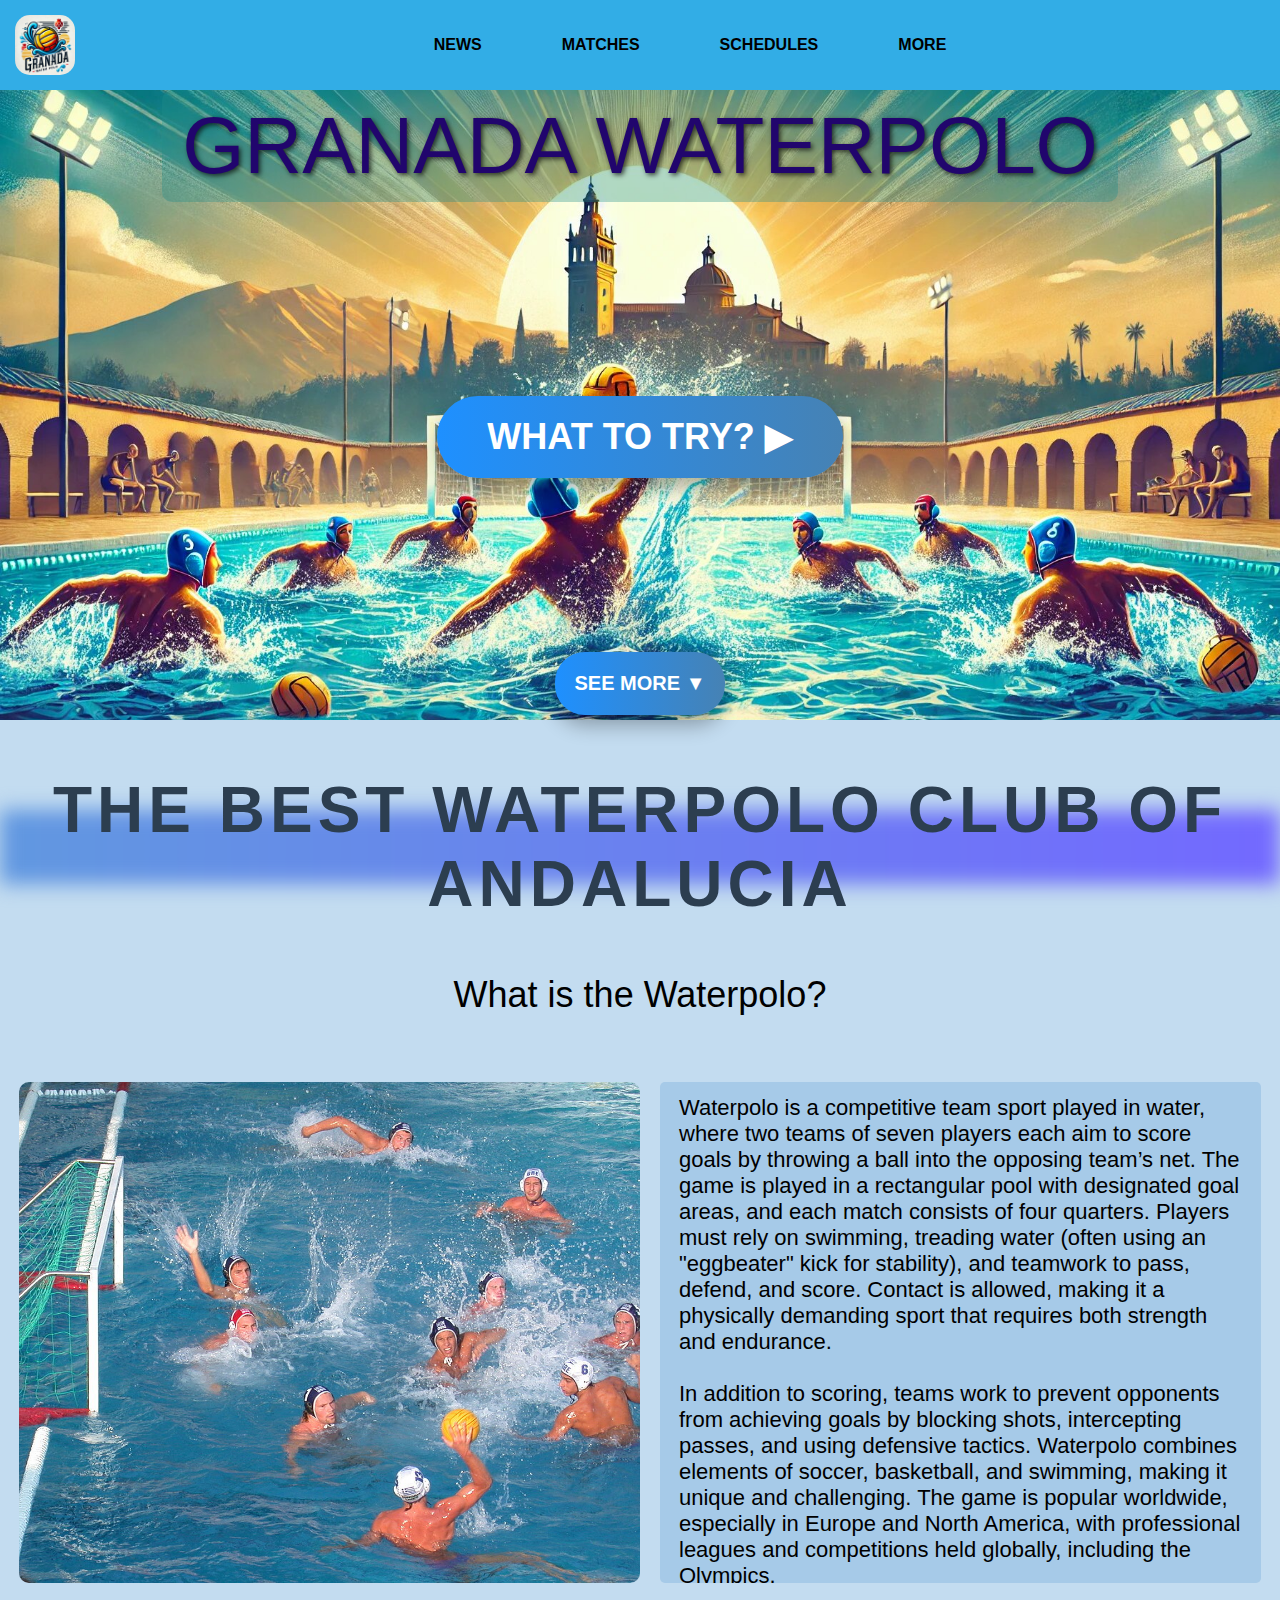
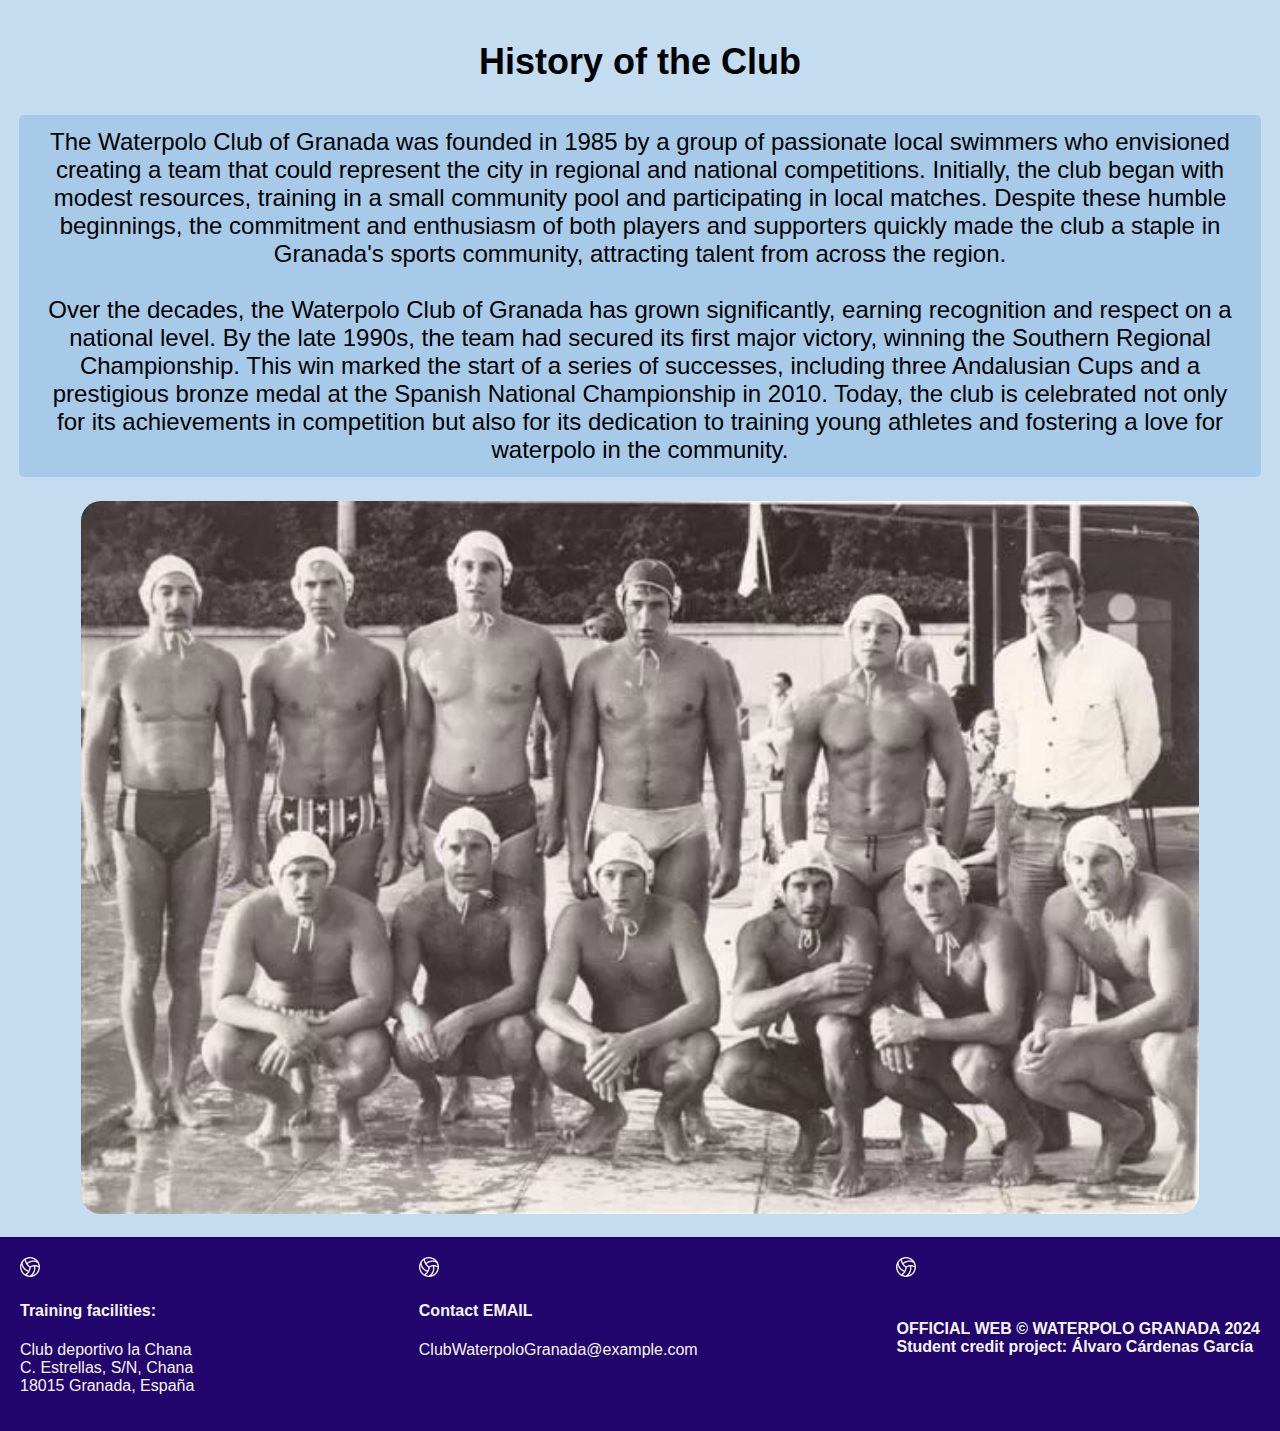
<file: index.html>
<!DOCTYPE html>
<html lang="en">
<head>
  <meta charset="UTF-8">
  <meta name="viewport" content="width=device-width, initial-scale=1.0">
  <title>Waterpolo Granada</title>
  <link rel="icon" href="./LOGO.jpg" type="Logo_header">
  <link rel="stylesheet" href="./project.css">
</head>
<body>
  <a href="#">
    <img src="./LOGO.jpg" alt="logo" class="logo">
  </a>
  <header>
    <div class="frame_top" id="home">
      <nav class="menu">
        <ul class="list-top"> 
          <li><a href="./News.html">NEWS</a></li>
          <li><a href="./Matches.html">MATCHES</a></li>
          <li><a href="./timetable.html">SCHEDULES</a></li>
          <li>
            <a href="#">MORE</a>
            <ul class="dropdown">
                                <li><a href="./Contact.html" target="_blank">Contact</a></li>
                  <li><a href="https://maps.app.goo.gl/pdydi4nukyb5MUkeA" target="_blank">Location</a></li>
                  <li><a href="https://www.instagram.com/cnalhambra/" target="_blank">Instagram</a></li>
                  <li><a href="#History">History of the Club</a></li>
            </ul>
          </li>
        </ul>
      </nav>
    </div>
  </header>

  <div class="banner">
    <img src="./BACKGROUND.jpg" alt="IMG_background">
    <div class="banner-text">GRANADA WATERPOLO</div>
    <button class="button-big" onclick="window.location.href='Contact.html';">What to Try? ▶</button>    <button class="MORE" onclick="location.href='#content'">See more ▼</button>
  </div>

  <div id="content" class="History">
    <h2>The Best Waterpolo Club of Andalucia</h2>
    <h3>What is the Waterpolo?</h3>
    <div class="NEW1">
      <img src="./WhatIs.jpg" alt="What_Is_Waterpolo">
      <div>
        <p>
          Waterpolo is a competitive team sport played in water, where two teams of seven players each aim to score goals by throwing a ball into the opposing team’s net. The game is played in a rectangular pool with designated goal areas, and each match consists of four quarters. Players must rely on swimming, treading water (often using an "eggbeater" kick for stability), and teamwork to pass, defend, and score. Contact is allowed, making it a physically demanding sport that requires both strength and endurance.
          <br><br>
          In addition to scoring, teams work to prevent opponents from achieving goals by blocking shots, intercepting passes, and using defensive tactics. Waterpolo combines elements of soccer, basketball, and swimming, making it unique and challenging. The game is popular worldwide, especially in Europe and North America, with professional leagues and competitions held globally, including the Olympics.
        </p>
      </div>
    </div>

    <div class="NEW2"  id="History">
      <h3>History of the Club</h3>
      
      <div>
        <p>
          The Waterpolo Club of Granada was founded in 1985 by a group of passionate local swimmers who envisioned creating a team that could represent the city in regional and national competitions. Initially, the club began with modest resources, training in a small community pool and participating in local matches. Despite these humble beginnings, the commitment and enthusiasm of both players and supporters quickly made the club a staple in Granada's sports community, attracting talent from across the region.
          <br><br>
          Over the decades, the Waterpolo Club of Granada has grown significantly, earning recognition and respect on a national level. By the late 1990s, the team had secured its first major victory, winning the Southern Regional Championship. This win marked the start of a series of successes, including three Andalusian Cups and a prestigious bronze medal at the Spanish National Championship in 2010. Today, the club is celebrated not only for its achievements in competition but also for its dedication to training young athletes and fostering a love for waterpolo in the community.
        </p>
      </div>
      <img src="./OldPhoto.jpg" alt="What_Is_Waterpolo">
    </div>

    <footer class="footer_notice">
      <div class="footer_column">
        <img src="./Emo_ball.png" alt="emogi_ball">
        <h4>Training facilities:</h4>
        <p>
          Club deportivo la Chana <br>
          C. Estrellas, S/N, Chana <br>
          18015 Granada, España <br>
          </p>
  
        
      </div>
      <div class="footer_column">
        <img src="./Emo_ball.png" alt="emogi_ball">
        <h4>Contact EMAIL</h4>
        <p>ClubWaterpoloGranada@example.com</p>
       
        
      </div>
      <div class="footer_column">
        <img src="./Emo_ball.png" alt="emogi_ball">
        <h4><br> OFFICIAL WEB © WATERPOLO GRANADA 2024 <br> Student credit project: Álvaro Cárdenas García</h4>    
      </div>
  
    </footer>
  </div>
</body>
</html>
</file>
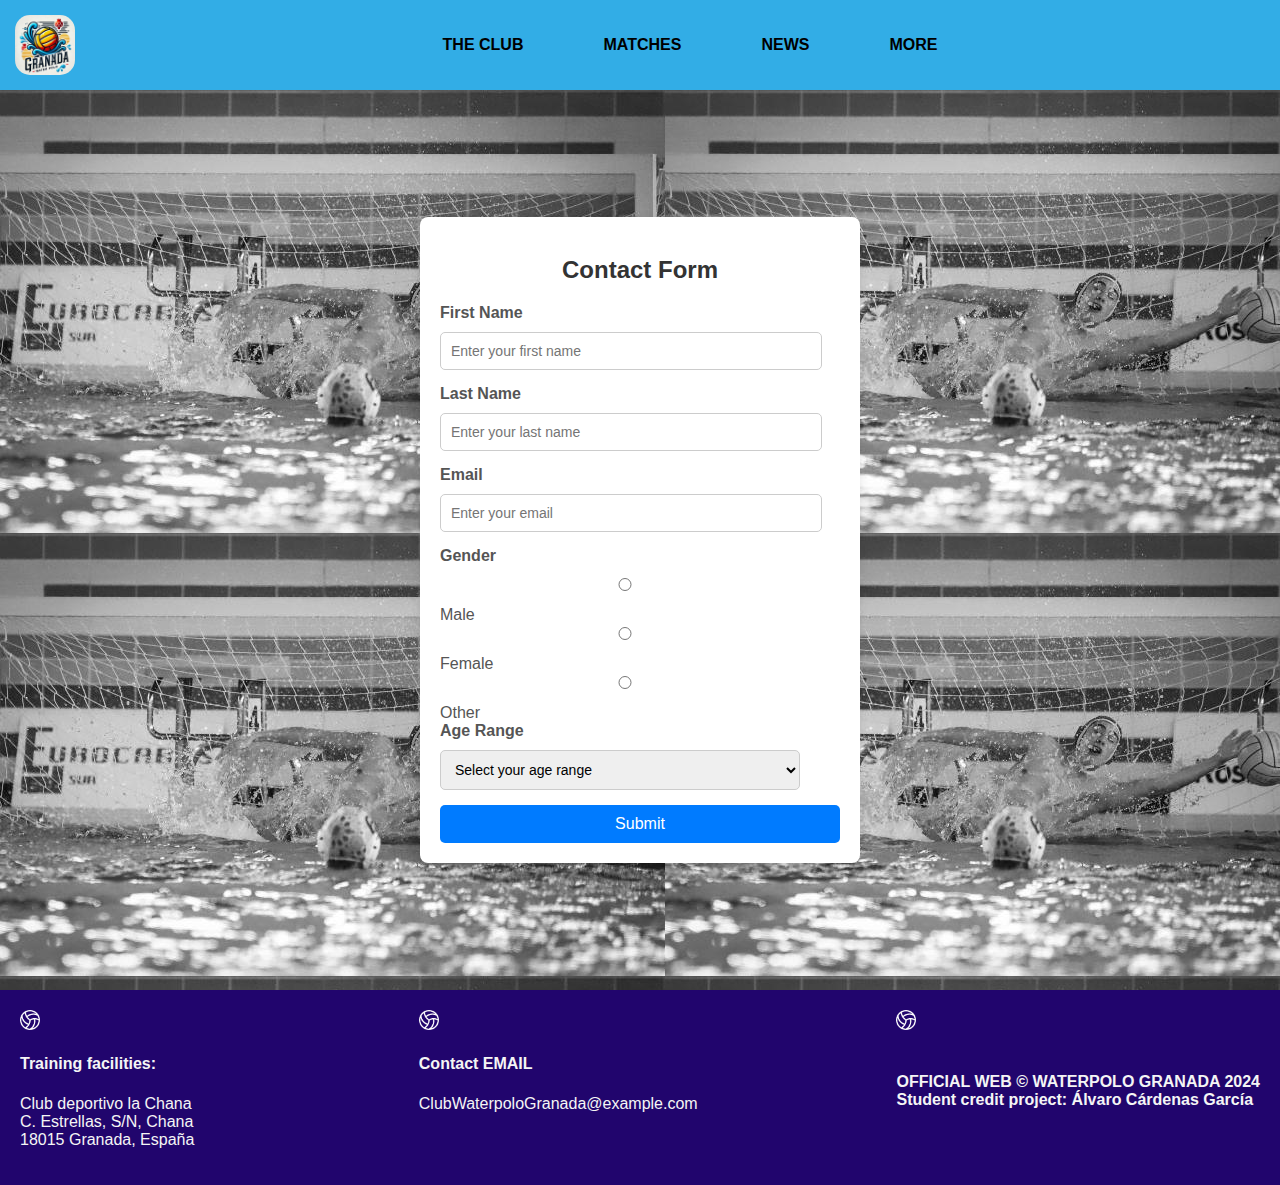
<file: Contact.html>
<!DOCTYPE html>
<html lang="en">
<head> 
  <meta charset="UTF-8">
  <meta name="viewport" content="width=device-width, initial-scale=1.0">
  <title>Granada Waterpolo Contact</title>
  <link rel="icon" href="./LOGO.jpg" type="Logo_header">
  <link rel="stylesheet" href="./project.css">
</head>
<body>
    <a href="#">
        <img src="./LOGO.jpg" alt="logo" class="logo">
    </a>
    <header>
        <div class="frame_top" id="home">
            <nav class="menu">
                <ul class="list-top">
                    <li><a href="./index.html">THE CLUB</a></li>
                    <li><a href="./Matches.html">MATCHES</a></li>
                    <li><a href="./News.html">NEWS</a></li>
                    <li>
                        <a href="#">MORE</a>
                        <ul class="dropdown">
                            <li><a href="./Contact.html" target="_blank">Contact</a></li>
                            <li><a href="https://maps.app.goo.gl/pdydi4nukyb5MUkeA" target="_blank">Location</a></li>
                            <li><a href="https://www.instagram.com/cnalhambra/" target="_blank">Instagram</a></li>
                            <li><a href="./index.html#History">History of the Club</a></li>
                        </ul>
                    </li>
                </ul>
            </nav>
        </div>
    </header>
  <div class="form-contact">
    <form action="#" method="post">
        <h2>Contact Form</h2>
        
        <label for="firstName">First Name</label>
        <input type="text" id="firstName" name="firstName" placeholder="Enter your first name" required>
        
        <label for="lastName">Last Name</label>
        <input type="text" id="lastName" name="lastName" placeholder="Enter your last name" required>
        
        <label for="Email">Email</label>
        <input type="email" id="email" name="email" placeholder="Enter your email" required>

        <label>Gender</label>
        <div class="radio-group">
            <label>
                <input type="radio" name="gender" value="male" required> Male
            </label>
            <label>
                <input type="radio" name="gender" value="female" required> Female
            </label>
            <label>
                <input type="radio" name="gender" value="other" required> Other
            </label>
        </div>
        
        <label for="ageRange">Age Range</label>
        <select id="ageRange" name="ageRange" required>
            <option value="" disabled selected>Select your age range</option>
            <option value="under_8">Under 8</option>
            <option value="8_16">Between 8 and 16</option>
            <option value="over_16">Over 16</option>
        </select>
        
        <button type="submit">Submit</button>
    </form>
  </div>
    <footer class="footer_notice">
        <div class="footer_column">
            <img src="./Emo_ball.png" alt="emogi_ball">
            <h4>Training facilities:</h4>
            <p>
                Club deportivo la Chana <br>
                C. Estrellas, S/N, Chana <br>
                18015 Granada, España <br>
            </p>
        </div>
        <div class="footer_column">
            <img src="./Emo_ball.png" alt="emogi_ball">
            <h4>Contact EMAIL</h4>
            <p>ClubWaterpoloGranada@example.com</p>
        </div>
        <div class="footer_column">
            <img src="./Emo_ball.png" alt="emogi_ball">
            <h4><br> OFFICIAL WEB © WATERPOLO GRANADA 2024 <br> Student credit project: Álvaro Cárdenas García</h4>    
          </div>
    </footer>
</body>
</html>
</file>
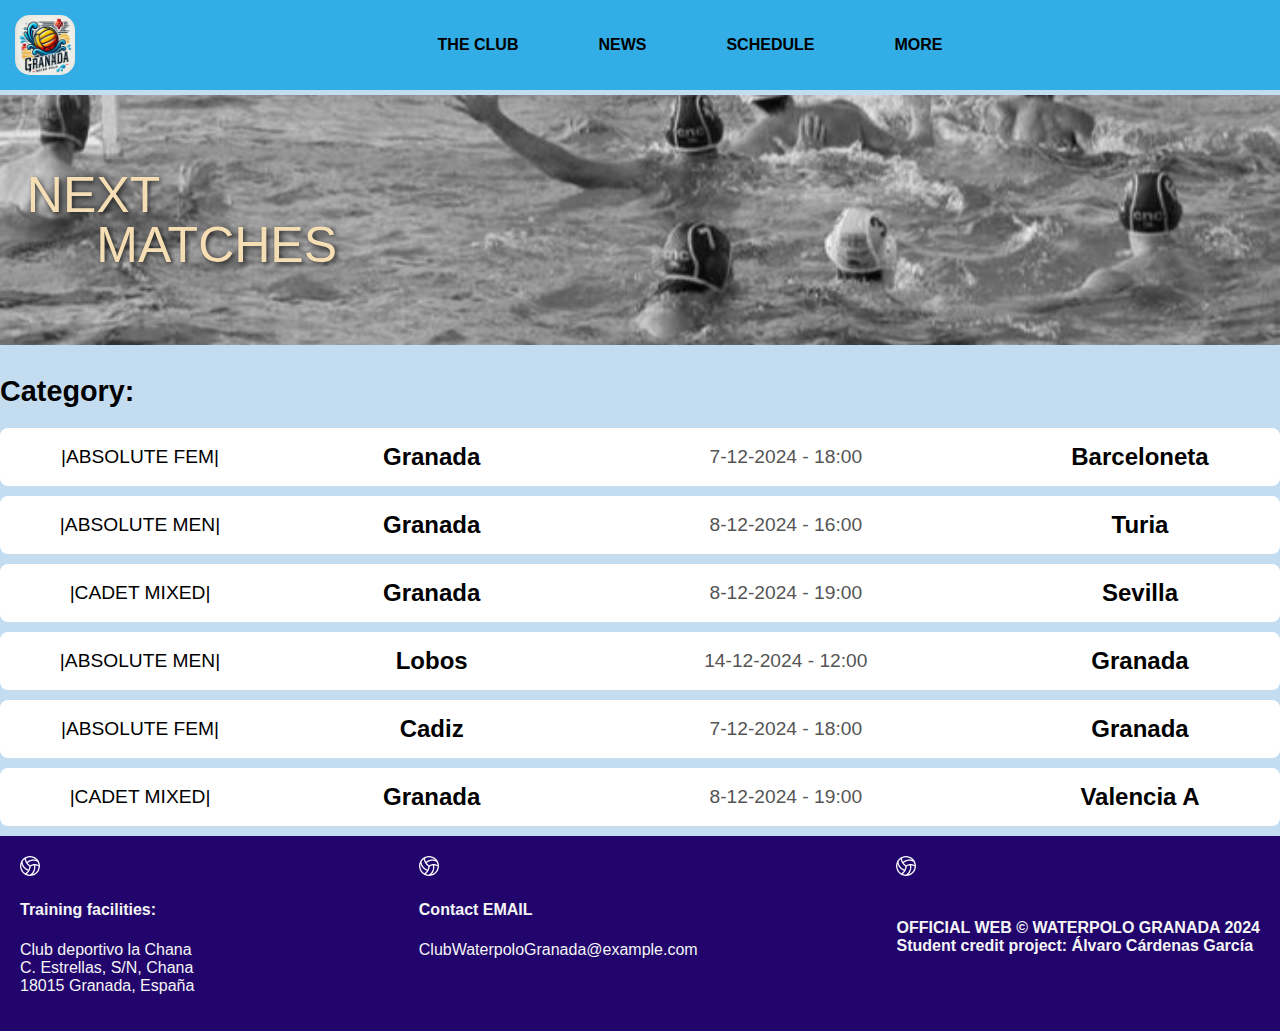
<file: Matches.html>
<!DOCTYPE html>
<html lang="en">
<head>
  <meta charset="UTF-8">
  <meta name="viewport" content="width=device-width, initial-scale=1.0">
  <title>Waterpolo Granada Matches</title>
  <link rel="icon" href="./LOGO.jpg" type="Logo_header">
  <link rel="stylesheet" href="./project.css">
</head>
<body>
    <a href="#">
        <img src="./LOGO.jpg" alt="logo" class="logo">
      </a>
      <header>
        <div class="frame_top" id="home">
          <nav class="menu">
            <ul class="list-top">
              <li><a href="./index.html">THE CLUB</a></li>
              <li><a href="./News.html">NEWS</a></li>
              <li><a href="./timetable.html">SCHEDULE</a></li>
              <li>
                <a href="#">MORE</a>
                <ul class="dropdown">
                  <li><a href="./Contact.html" target="_blank">Contact</a></li>
                  <li><a href="https://maps.app.goo.gl/pdydi4nukyb5MUkeA" target="_blank">Location</a></li>
                  <li><a href="https://www.instagram.com/cnalhambra/" target="_blank">Instagram</a></li>
                  <li><a href="./index.html#History">History of the Club</a></li>
                </ul>
              </li>
            </ul>
          </nav>
        </div>
      </header>
    <div class="match_banner">
        <h1><pre> NEXT <br>      MATCHES</pre></h1>
    </div> 
    <section class="match-list">
        <h2>Category:</h2>
        <div class="match">
            <div class="Category">|ABSOLUTE FEM| </div>
            <div class="team">Granada </div>
            <div class="date-time">7-12-2024 - 18:00</div>
            <div class="team">Barceloneta</div>
        </div>
        <div class="match">
            <div class="Category">|ABSOLUTE MEN| </div>
            <div class="team">Granada </div>
            <div class="date-time">8-12-2024 - 16:00</div>
            <div class="team">Turia</div>
        </div>
        <div class="match">
            <div class="Category">|CADET MIXED| </div>
            <div class="team">Granada </div>
            <div class="date-time">8-12-2024 - 19:00</div>
            <div class="team">Sevilla</div>
        </div>
        <div class="match">
            <div class="Category">|ABSOLUTE MEN| </div>
            <div class="team">Lobos </div>
            <div class="date-time">14-12-2024 - 12:00</div>
            <div class="team">Granada</div>
        </div>
        <div class="match">
            <div class="Category">|ABSOLUTE FEM| </div>
            <div class="team">Cadiz </div>
            <div class="date-time">7-12-2024 - 18:00</div>
            <div class="team">Granada</div>
        </div>
        <div class="match">
            <div class="Category">|CADET MIXED| </div>
            <div class="team">Granada </div>
            <div class="date-time">8-12-2024 - 19:00</div>
            <div class="team">Valencia A</div>
        </div>

    </section>

    <footer class="footer_notice">
        <div class="footer_column">
          <img src="./Emo_ball.png" alt="emogi_ball">
          <h4>Training facilities:</h4>
          <p>
            Club deportivo la Chana <br>
            C. Estrellas, S/N, Chana <br>
            18015 Granada, España <br>
            </p>
    
          
        </div>
        <div class="footer_column">
          <img src="./Emo_ball.png" alt="emogi_ball">
          <h4>Contact EMAIL</h4>
          <p>ClubWaterpoloGranada@example.com</p>
         
          
        </div>
        <div class="footer_column">
          <img src="./Emo_ball.png" alt="emogi_ball">
          <h4><br> OFFICIAL WEB © WATERPOLO GRANADA 2024 <br> Student credit project: Álvaro Cárdenas García</h4>    
        </div>
    
      </footer> 
</body>
</html>
</file>
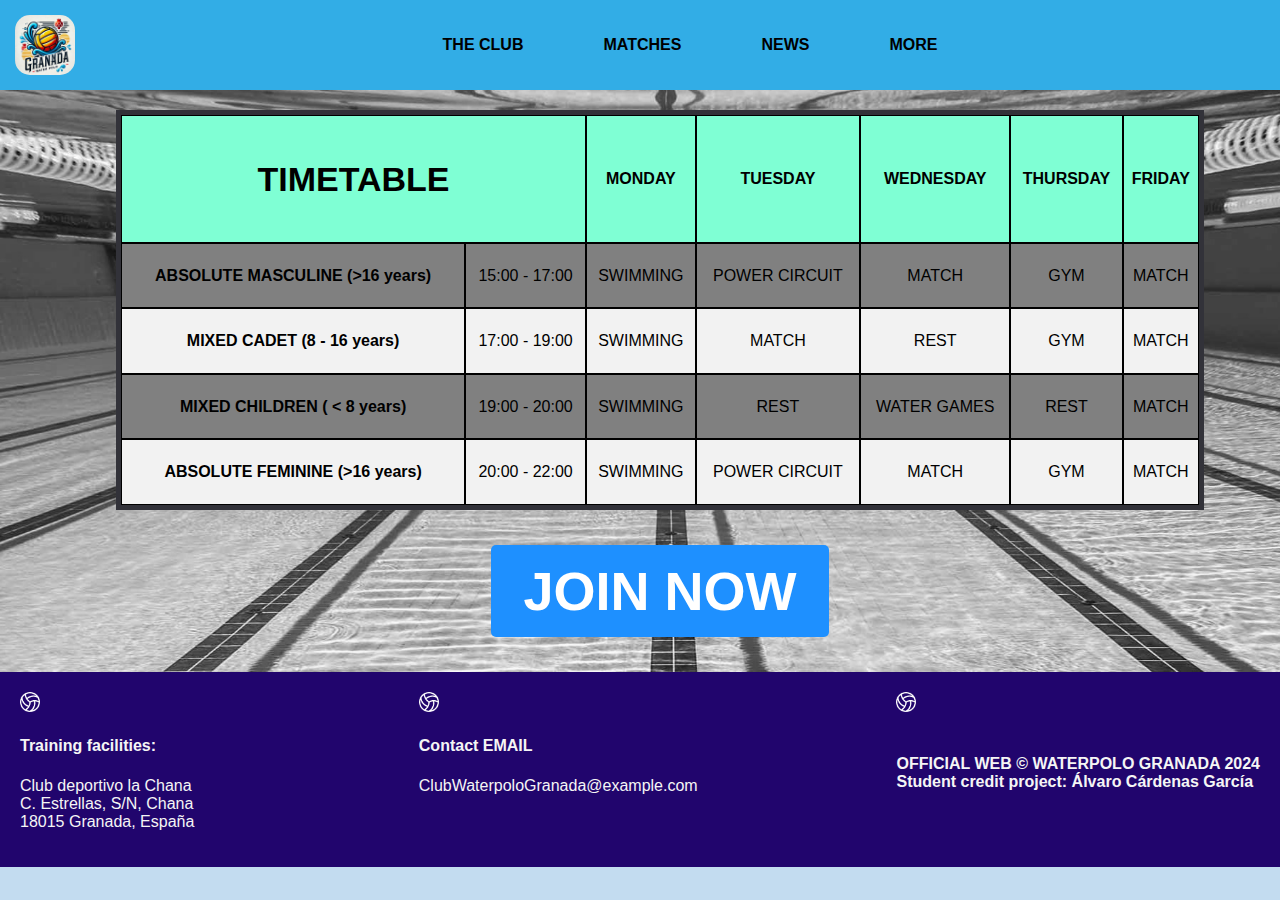
<file: timetable.html>
<!DOCTYPE html>
<html lang="en">
<head>
  <meta charset="UTF-8">
  <meta name="viewport" content="width=device-width, initial-scale=1.0">
  <title>Waterpolo Granada schedule</title>
  <link rel="icon" href="./LOGO.jpg" type="Logo_header">
  <link rel="stylesheet" href="./project.css">
</head>
<body>
  <a href="#">
    <img src="./LOGO.jpg" alt="logo" class="logo">
  </a>
  <header>
    <div class="frame_top" id="home">
      <nav class="menu">  
        <ul class="list-top">
          <li><a href="./index.html">THE CLUB</a></li>
          <li><a href="./Matches.html">MATCHES</a></li>
          <li><a href="News.html">NEWS</a></li>
          <li>
            <a href="#">MORE</a>
            <ul class="dropdown">
              <li><a href="./Contact.html" target="_blank">Contact</a></li>
              <li><a href="https://maps.app.goo.gl/pdydi4nukyb5MUkeA" target="_blank">Location</a></li>
              <li><a href="https://www.instagram.com/cnalhambra/" target="_blank">Instagram</a></li>
              <li><a href="./index.html#History">History of the Club</a></li>
            </ul>
          </li>
        </ul>
      </nav>
    </div>
  </header>
  <div class="timetable">
    <section class="sec-time">
    <table>
        <tr>
            <th colspan="2" style="font-size: 34px;">TIMETABLE</th>
            <th>MONDAY</th>
            <th>TUESDAY</th>
            <th>WEDNESDAY</th>
            <th>THURSDAY</th>
            <th>FRIDAY</th> 
        </tr>
        <tr class="MA">
            <th>ABSOLUTE MASCULINE  (>16 years)</th>
            <td>15:00 - 17:00</td>
            <td>SWIMMING</td>
            <td>POWER CIRCUIT</td>
            <td>MATCH</td>
            <td>GYM</td>
            <td>MATCH</td>   
        </tr>
        <tr class="CM">
            <th>MIXED CADET (8 - 16 years)</th>
            <td>17:00 - 19:00</td>
            <td>SWIMMING</td>
            <td>MATCH</td>
            <td>REST </td>
            <td>GYM</td>
            <td>MATCH</td>  
        </tr>
        <tr class=" CHIL">
            <th>MIXED CHILDREN ( < 8 years) </th>
            <td>19:00 - 20:00</td>
            <td>SWIMMING</td>
            <td>REST</td>
            <td>WATER GAMES</td>
            <td>REST</td>
            <td>MATCH</td>   
        </tr>
        <tr class="FA">
            <th>ABSOLUTE FEMININE  (>16 years)</th>
            <td>20:00 - 22:00</td>
            <td>SWIMMING</td>
            <td>POWER CIRCUIT</td>
            <td>MATCH</td>
            <td>GYM</td>
            <td>MATCH</td>   
        </tr>

    </table>
    
</section>
<div class="join-now">
        <a href="./Contact.html" class="join-now-but">JOIN NOW</a>
    </div>
</div>
<footer class="footer_notice">
    <div class="footer_column">
      <img src="./Emo_ball.png" alt="emogi_ball">
      <h4>Training facilities:</h4>
      <p>
      Club deportivo la Chana <br>
      C. Estrellas, S/N, Chana <br>
      18015 Granada, España <br>
      </p>
      

      
    </div>
    <div class="footer_column">
      <img src="./Emo_ball.png" alt="emogi_ball">
      <h4>Contact EMAIL</h4>
      <p>ClubWaterpoloGranada@example.com</p>
     
      
    </div>
    <div class="footer_column">
      <img src="./Emo_ball.png" alt="emogi_ball">
      <h4><br> OFFICIAL WEB © WATERPOLO GRANADA 2024 <br> Student credit project: Álvaro Cárdenas García</h4>    
    </div>

  </footer>
</body>
</html>
</file>
<file: project.css>
html {
      scroll-behavior: smooth;
    }
    
    body {
      font-family: Arial, sans-serif;
      margin: 0;
      padding: 0;
      width: 100%;
      max-width: 100%;
      background-color: #C3DCF0;
      overflow-x: hidden;
    }
    
    /*HEADER and LOGO*/
    
    .frame_top {
      width: 100%;
      height: 90px;
      background-color: #32ade6;
      display: flex;
      align-items: center;
      justify-content: center;
      box-sizing: border-box;
      font-weight: bold;
    }
    
    .menu {
      display: flex;
      flex-wrap: wrap;
      list-style-type: none;
      margin: 0;
      padding: 0;
    }
    
    .list-top {
      display: flex;
      list-style-type: none;
    }
    
    .list-top li {
      text-decoration: none;
      display: inline-block;
      padding-left: 60px;
      position: relative;
    }
    
    .list-top a {
      text-decoration: none;
      padding: 10px;
      display: block;
    }
    
    .dropdown {
      display: none;
      position: absolute;
      text-align: left;
      top: 100%;
      z-index: 100;
      left: 50%;
      transform: translateX(-50%);
    }
    
    .dropdown li {
      width: 200%;
      position: relative;
      height: 40px;
      font-size: large;
      font-weight: bold;
      text-align: center;
      border-color: #000000;
      border-width: 2px;
    }
    
    .dropdown li a {
      background-color: #52a5e9;
    }
    
    .dropdown li p {
      text-emphasis: none;
      border-color: #000000;
      border-width: 2px;
    }
    
    li:hover .dropdown {
      display: block;
    }
    
    .menu li a:hover {
      background-color: #21729891;
    }
    
    .menu li a {
      display: block;
      color: black;
      font-size: 16px;
      background-color: none;
      text-decoration: none;
    }
    
    .logo {
      height: auto;
      width: 60px;
      position: fixed;
      left: 15px;
      top: 15px;
      border-radius: 15px;
      z-index: 1000;
    }
    
    .banner {
      display: flex;
      flex-direction: column; 
      justify-content: space-between; 
      align-items: center;
      height: 630px; 
      text-align: center; 
      position: relative;
    }

    .banner img {
      width: 100%;
      height: 100%;
      object-fit: cover;
      position: absolute; 
      left: 0;
    } 
    
    .banner-text {
      font-family: 'Oswald', sans-serif;
      font-size: 80px;
      font-weight: 300;
      width: 1005;
      text-shadow: 2px 2px 5px rgba(0, 0, 0, 0.7); 
      color: #21056d;
      background-color: rgba(31, 140, 139, 0.34); 
      top: 5%;
      padding: 10px 20px;
      border-radius: 10px;
      margin-bottom: 20px; 
      z-index: 1;
    }
    
    .MORE {
      font-size: 20px;
      font-weight: bold;
      color: white;
      background: linear-gradient(90deg, #1e90ff, #4682b4); 
      padding: 20px;
      border: none;
      border-radius: 30px;
      box-shadow: 0 10px 20px rgba(0, 0, 0, 0.3); 
      text-transform: uppercase;
      z-index: 1;
      cursor: pointer;
      margin-bottom: 5px;
    }

    .button-big{
      font-size: 36px;
      font-weight: bold;
      color: white;
      background: linear-gradient(90deg, #1e90ff, #4682b4); 
      padding: 20px 50px;
      border: none;
      border-radius: 50px;
      box-shadow: 0 10px 20px rgba(0, 0, 0, 0.3); 
      text-transform: uppercase;
      z-index: 1;
      cursor: pointer;

    }
    
    
    .History {
      text-align: center;
    }
    
    .History h2 {
      font-size: 4rem; 
      font-weight: bold; 
      color: #2c3e50; 
      text-transform: uppercase; 
      letter-spacing: 5px; 
      text-align: center; 
      font-family: 'Arial', sans-serif; 
      
      position: relative;
      z-index: 1;
    }
    
    .History h2::before {
      content: '';
      position: absolute;
      top: 50%;
      left: 0;
      right: 0;
      bottom: 0;
      background: linear-gradient(to right, #6198e0, #7369ff);
      z-index: -1; 
      filter: blur(10px); 
      transform: translateY(-50%);
    }
    
    
    .History h3 {
      text-align: center;
      font-family: Roboto, Arial, Helvetica, sans-serif;
      top: 30px;
      font-size: 36px;
      font-weight: 50;
      height: 50px;
      width: 100%;
    }
    
    .NEW1 {
      display: flex; 
      align-items: flex-start; 
      justify-content: flex-start; 
      overflow: hidden;
      margin: 1.5%;
    }
    .NEW1 img {
      height: 501px;
      width: 50%;
      border-radius: 10px;
      margin-right: 20px; 
      margin-top: 22px; 
      object-fit: cover; 
      flex-shrink: 0;
    }
    
    .NEW1 p {
      text-align: left;
      font-size: 22px;
      font-family: Arial, Helvetica, sans-serif;
      background-color: #A6CAE8;
      height: 475px;
      width: auto;
      border-radius: 5px;
      padding: 13px 19px;
      overflow: hidden; 
      flex-grow: 0; 
      overflow-y: auto;
    }
    
    .NEW2 {
      text-align: center;
      margin: 1.5%;

    }
    .NEW2 p{
      text-align: center;
      font-family: Arial, Helvetica, sans-serif;
      background-color: #A6CAE8;
      border-radius: 5px;
      font-size: 24px;
      padding: 13px 19px;
    }
    
    .NEW2 h3 {
      margin-bottom: 20px;
      font-family: Arial, Helvetica, sans-serif;
      font-size: 36px;
      font-weight: bold;
    } 


    .NEW2 img{
      width: 90%;
      height: auto;
      border-radius: 20px;
      align-items: center;
  }
    
    .Copyright {
      text-align: right;
      font-size: 20px;
      color: aliceblue;
      padding-right: 100px;
      padding-bottom: 5px;
      padding-top: 3px;
      background-color: #21056d;
      width: auto;
      height: 40px;
    }
    
    .title h1 {
      text-align: center;
      padding: 10px;
      top: 10px;
      height: 80px;
      width: auto;
      background-color: #8DBCE2;
      font-size: 64px;
      font-weight: 100;
    }
    

  /* HTML NEW*/

    .Nbanner{
      display: flex;
      width: 100%;
      height: 250px;
      background-image: url('./Piscina_complejo_grayscale.jpg');
      background-size: cover;
      background-position: center ;
      margin-top  : 5px;
      align-items: center;
      text-align: left;
    }
    .Nbanner h1 pre {
      padding: 4%;
      color: wheat;
      font-family: 'Oswald', sans-serif;
      font-size: 50px;
      font-weight: 300;
      line-height: 50px;
      text-shadow: 2px 2px 5px rgba(0, 0, 0, 0.7); 
    }


    .notice {
      display: flex;
      justify-content: space-between;
      gap: 15px;
      flex-wrap: wrap;
      padding: 20px;
    }

    .notice div {
      flex: 1 1 calc(33.333% - 20px); 
      box-sizing: border-box;
      background-color: #ffffff;
      border-radius: 8px;
      overflow: hidden;
      box-shadow: 0 4px 8px rgba(0, 0, 0, 0.1);
      text-align: center;
      max-width: 350px; 
      margin: 0 auto; 
    }
    
    .notice div img {
      width: 100%;
      height: 200px;
      object-fit: cover;
    }

    .notice div h3s {
      font-family: 'Roboto', sans-serif;
      font-size: 1rem;
      color: #333333;
      padding: 0 10px 20px;
    }

    .notice div p{

      text-align: left;
      padding: 5px;

    }

    /*Contact*/
    .form-contact{

      display: flex;
      justify-content: center; 
      align-items: center;
      height: 100vh; 
      background-image: url(./Fondo_yo_bw.jpg);


    }

    form {
      background: #ffffff;
      padding: 20px;
      border-radius: 8px;
      box-shadow: 0 2px 10px rgba(0, 0, 0, 0.1);
      width: 90%;
      align-items: centers;
      max-width: 400px; 
  }
  
  form h2 {
      margin-bottom: 20px;
      text-align: center;
      color: #333;
  }
  
  label {
      font-weight: bold;
      color: #555;
      margin-bottom: 10px;
      display: block;
  }
  
  input, select {
      width: 90%;
      padding: 10px;
      margin-bottom: 15px;
      border: 1px solid #ccc;
      border-radius: 5px;
      font-size: 14px;
  }
  
  .radio-group {
      flex-direction: column; 
      gap: 0px;
  }
  
  .radio-group label {

      font-weight: normal;
      margin: 0;
  
  }
  
  .form-contact form button {
      width: 100%;
      padding: 10px;
      background: #007BFF;
      color: #fff;
      border: none;
      border-radius: 5px;
      font-size: 16px;
      cursor: pointer;
  }
    
    /*FOTTER*/
  .footer_notice{
      background-color: #21056d;
      color: whitesmoke;
      text-align: left;
      justify-content: space-between;
      display: flex ;
      flex-wrap: wrap;
      gap: 20px;


  }
  .footer_column{

      flex: 1 1 calc(33.3% -30px);
      min-width: 200px;
      padding: 20px;


  }

  .footer_column img{

      width: 20px;
      height: auto;
      align-items: center;

  }

  /*Matches*/

    .match_banner{
      display: flex;
      width: 100%;
      height: 250px;
      background-image: url(./New_banner_Matches-modified.jpg);
      background-size: cover;
      background-position: center ;
      margin-top  : 5px;
      align-items: center;
      text-align: left;
    }
    .match_banner h1 pre {
      padding: 4%;
      color: wheat;
      font-family: 'Oswald', sans-serif;
      font-size: 50px;
      font-weight: 300;
      line-height: 50px;
      text-shadow: 2px 2px 5px rgba(0, 0, 0, 0.7); 
    }


    .match-list {
      margin-top: 30px;
      width: 100%;
  }
  
  .match-list h2 {
      font-size: 1.8em;
      margin-bottom: 20px;
  }
  
  .match {
      display: flex;
      justify-content: space-between;
      align-items: center;
      background-color: #ffffff;
      border-radius: 8px;
      margin: 10px 0;
      padding: 15px;
  }
  
  .match .team, .match .Category {
      font-size: 1.5em;
      font-weight: bold;
      text-align: center;
      flex-basis: 20%; 
  }
  
  .match .Category {
      font-weight: lighter;
      text-align: center;
      font-size: 1.2em; 
  }
  
  .match .date-time {
      font-size: 1.2em;
      color: #555;
      text-align: center;
      flex-basis: 30%; 
      white-space: nowrap; 
  }

.timetable{

  padding: 20px;
  background-image: url(./Pool_sch-modified.jpg);
  background-position: center;
  background-size: cover;
  width: 100%;


}
  
.timetable table{
    margin: auto;
    border: 5px solid #323239;
    width: 85%; 
    height: 400px; 
    border-spacing: 0;
    text-align: center;
    align-items: center;
  }

  .timetable th, td{

    border: 1px solid black;
    padding: 1px;
    
}

.timetable tr:nth-of-type(even){
    background-color: grey;
}
.timetable tr:nth-of-type(odd){
  background-color: rgb(242, 242, 242);
}
.timetable tr:first-of-type{

    background-color: aquamarine;

}
.join-now{

  align-items: center;
  display: flex;
  justify-content: center;
  margin: 15px;

}

.join-now-but {
  background-color: #1e90ff;  
  color: white;              
  padding: 15px 32px;         
  text-align: center;        
  text-decoration: none;      
  display: inline-block;      
  font-size: 54px;            
  border-radius: 5px;         
  margin-top: 20px; 
  font-family: 'Roboto', sans-serif; 
  text-transform: uppercase;
  font-weight: bold;        
}

.join-now-but:hover {
  background-color: #212ad7;  
}

/*Phones*/
@media (max-width: 765px) {
  body {
    font-size: 14px;
    padding: 0 10px; 
  }

  .frame_top {
    height: auto;
    flex-direction: column;
    padding: 10px 0;
  }

  .list-top {
    flex-direction: column;
    align-items: center;
    gap: 10px;
  }

  .list-top li {
    padding: 10px 0;
  }

  .logo {
    height: auto;
    width: 12%;
    border-radius:10%;
  }

  .join-now-but {
    font-size: 24px;
    padding: 10px 20px;
  }

  .footer_notice {
    display: relative;
    flex-direction: column;
    align-items: center;
    text-align: center;
    gap: 10px;
    margin-top: 20px;
  }

  .footer_column {
    padding: 10px;
    width: 100%;
    min-width: none; 
  }

  .banner-text {
    font-size: 36px;
    padding: 10px;
  }

  .timetable {
    margin-bottom: 50px; 
    height: 780px;
  }

  .sec-time{

    margin-bottom: 50px; 
    height: 700px;
    align-items: center;
    text-align: center;

  }
  .join-now{

    margin: 20px;


  }

  .timetable table{

    display: block;
    border: none;
    align-items: center;
    background-position: center;
    background-size: cover;

  
  }
  .timetable tr {
    display: flex;
    flex-direction: column;
    border: 1px solid #ddd;
    margin-bottom: 10px;
  }
  .timetable td, .timetable th {
    display: block;
    width: 100%;
    text-align: left;
  }
  .timetable td {
    border: none;
    border-bottom: 1px solid #ddd;
  }

  .match .team, .match .Category {
    font-size: auto;
    font-weight: bold;
    text-align: center;
    flex-basis: 10%; 
  }

.match .Category {
    font-weight: lighter;
    text-align: center;
    font-size: auto;
    flex: 12.5%; 
  }

.match .date-time {
    font-size: auto;
    color: #555;
    text-align: center;
    flex-basis: 15%; 
     
  }
  
}
</file>
